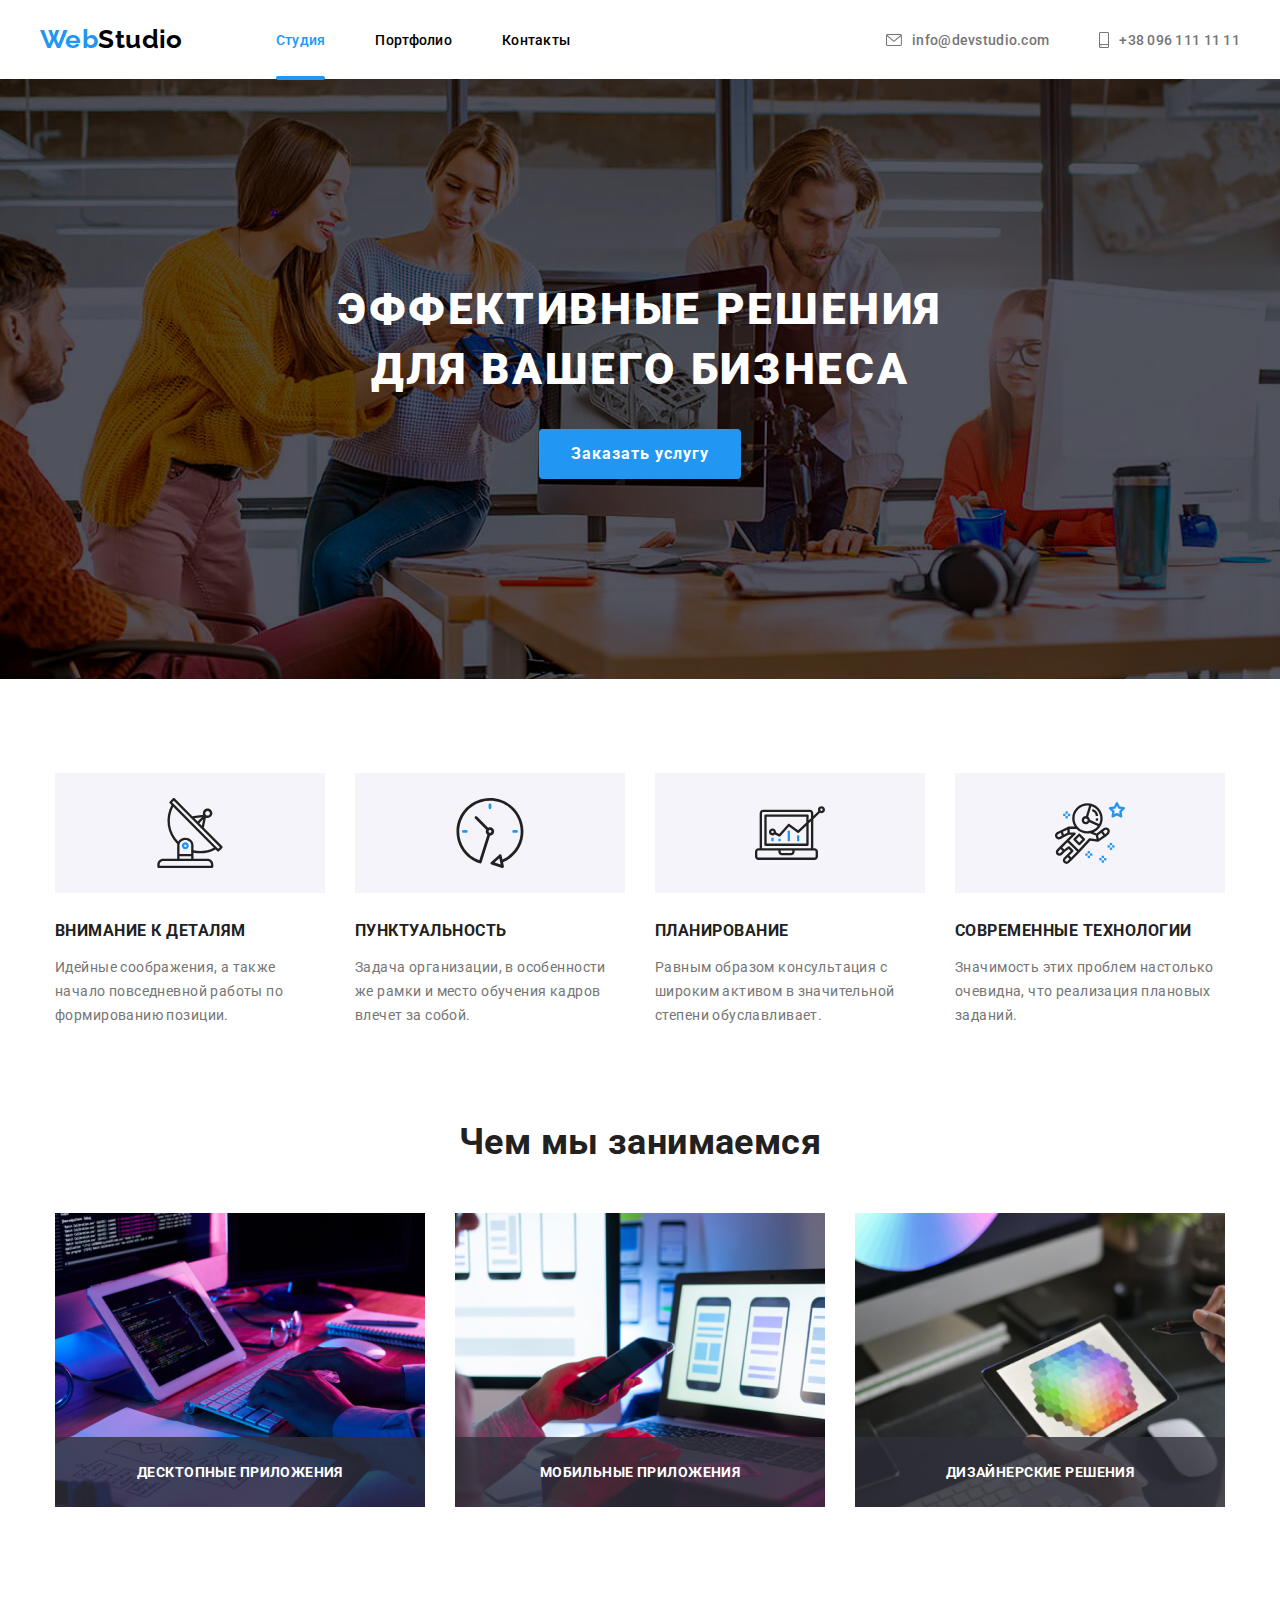
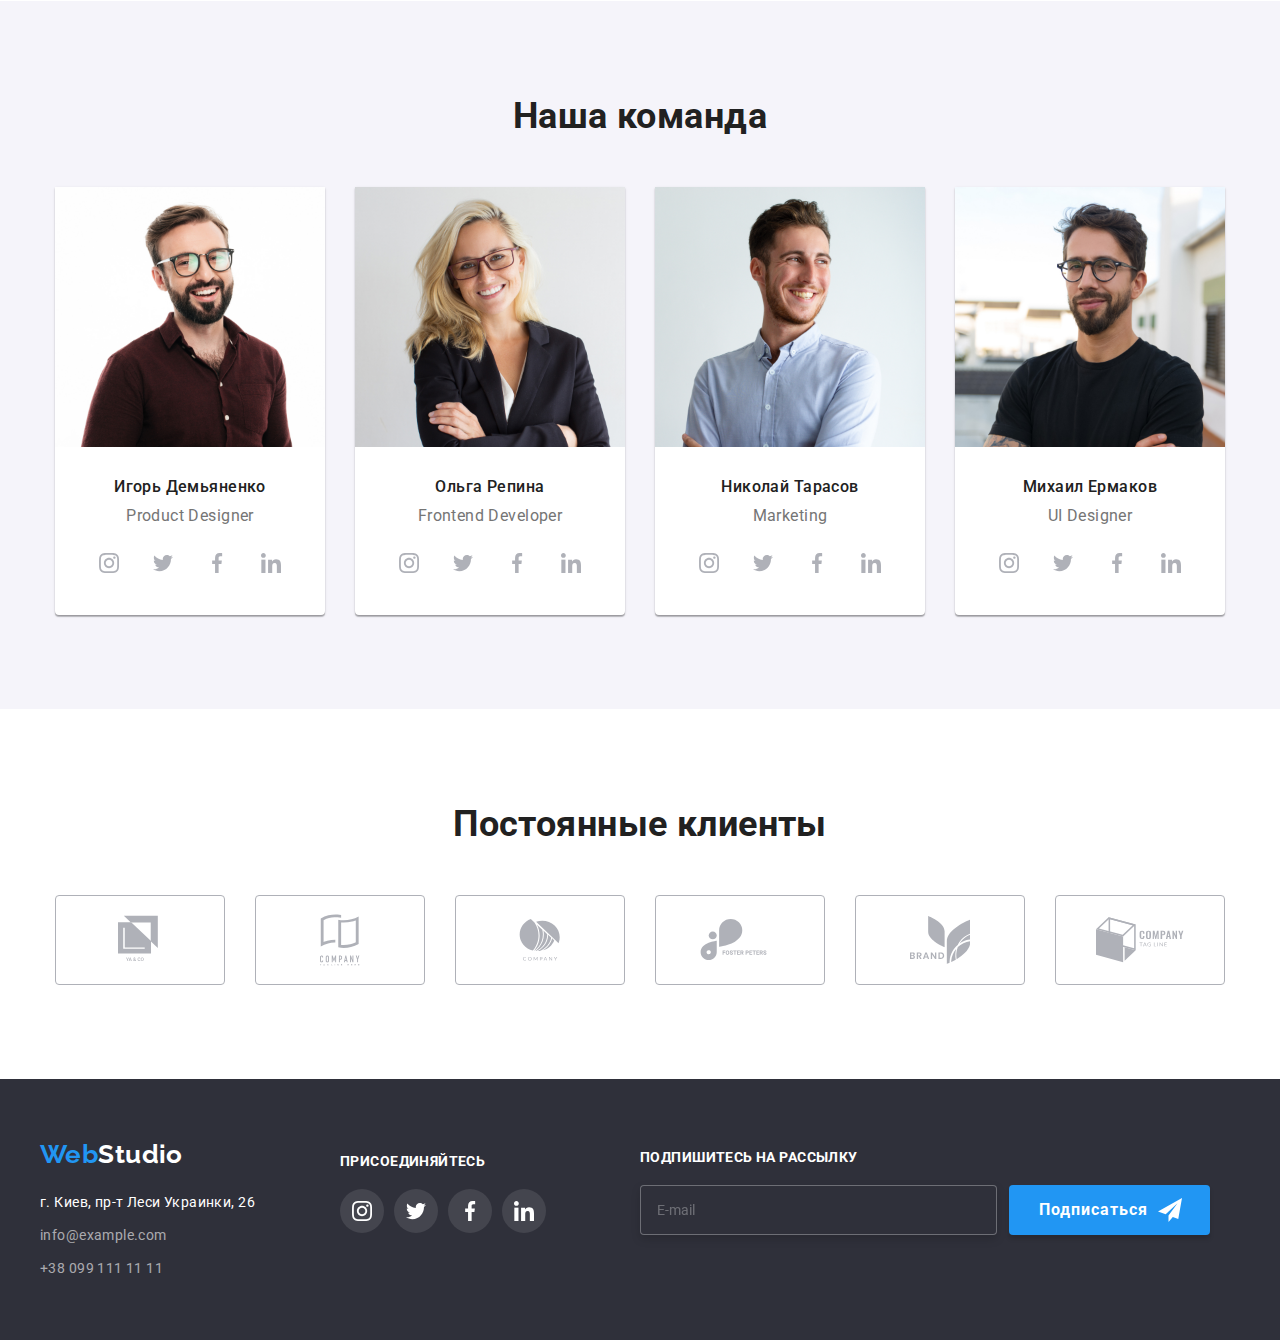
<file: index.html>
<!DOCTYPE html>
<html lang="en">
  <head>
    <meta charset="UTF-8" />
    <meta name="viewport" content="width=device-width, initial-scale=1.0" />
    <link
      rel="stylesheet"
      href="https://cdnjs.cloudflare.com/ajax/libs/modern-normalize/0.2.0/modern-normalize.min.css"
    />
    <link
      href="https://fonts.googleapis.com/css2?family=Raleway:wght@700&family=Roboto:wght@400;500;700;900&display=swap"
      rel="stylesheet"
    />
    <link rel="preconnect" href="https://fonts.gstatic.com" />
    <link rel="stylesheet" href="./css/main.min.css" />

    <link
      rel="shortcut icon"
      href="./images/JULIA-ICON/JULIA-KLEIMENOVA.png"
      type="image/x-icon"
    />
    <title>homework-07</title>
  </head>
  <body>
    <!-- header -->
    <header class="header">
      <div class="container header-container">
        <nav class="navigation">
          <a class="navigation__logo" href="./index.html" aria-label="WebStudio"
            ><span class="navigation__text">Web</span>Studio</a
          >
          <ul class="list navigation__list">
            <li class="navigation__item">
              <a class="navigation__link current" href="./index.html">Студия</a>
            </li>
            <li class="navigation__item">
              <a class="navigation__link" href="./portfolio.html">Портфолио</a>
            </li>
            <li class="navigation__item">
              <a class="navigation__link" href="#">Контакты</a>
            </li>
          </ul>
        </nav>
        <ul class="list header__list">
          <li class="header__item">
            <a class="header__link-info" href="mailto:info@devstudio.com">
              <svg class="header__svg-icon" width="16" height="12">
                <use href="./images/icons/sprite.svg#icon-envelope"></use>
              </svg>
              info@devstudio.com</a
            >
          </li>
          <li class="header__item">
            <a class="header__link-info" href="tel:+380961111111">
              <svg class="header__svg-icon" width="10px" height="16px">
                <use href="./images/icons/sprite.svg#icon-smartphone"></use>
              </svg>
              +38 096 111 11 11</a
            >
          </li>
        </ul>
      </div>
    </header>

    <!-- Main -->

    <main class="main">
      <!-- Hero -->
      <section class="hero">
        <div class="hero__wrapper">
          <h1 class="hero__heading">Эффективные решения для вашего бизнеса</h1>
          <button data-modal-open class="hero__button">Заказать услугу</button>
        </div>
      </section>

      <!-- About -->

      <section class="section about">
        <div class="container">
          <h2 class="visually-hidden">Особенности</h2>
          <ul class="list about__list">
            <li class="about__item about__img1">
              <h3 class="about__caption">Внимание к деталям</h3>
              <p class="about__text">
                Идейные соображения, а также начало повседневной работы по
                формированию позиции.
              </p>
            </li>
            <li class="about__item about__img2">
              <h3 class="about__caption">Пунктуальность</h3>
              <p class="about__text">
                Задача организации, в особенности же рамки и место обучения
                кадров влечет за собой.
              </p>
            </li>
            <li class="about__item about__img3">
              <h3 class="about__caption">Планирование</h3>
              <p class="about__text">
                Равным образом консультация с широким активом в значительной
                степени обуславливает.
              </p>
            </li>
            <li class="about__item about__img4">
              <h3 class="about__caption">Современные технологии</h3>
              <p class="about__text">
                Значимость этих проблем настолько очевидна, что реализация
                плановых заданий.
              </p>
            </li>
          </ul>
        </div>
      </section>

      <!-- Services -->

      <section class="section services">
        <div class="container">
          <h2 class="section-heading services__caption">Чем мы занимаемся</h2>
          <ul class="list services__list">
            <li class="services__item">
              <img
                class="services__image"
                src="./images/services_image/img1.jpg"
                alt=""
                width="370"
                height="294"
              />
              <p class="services__text">Десктопные приложения</p>
            </li>

            <li class="services__item">
              <img
                class="services__image"
                src="./images/services_image/img2.jpg"
                alt=""
                width="370"
                height="294"
              />
              <p class="services__text">Мобильные приложения</p>
            </li>
            <li class="services__item">
              <img
                class="services__image"
                src="./images/services_image/img3.jpg"
                alt=""
                width="370"
                height="294"
              />
              <p class="services__text">Дизайнерские решения</p>
            </li>
          </ul>
        </div>
      </section>

      <!-- Our team -->

      <section class="section our-team">
        <div class="container">
          <h2 class="section-heading">Наша команда</h2>

          <ul class="list our-team__list">
            <li class="our-team__list-item">
              <img
                class="our-team__list-images"
                src="./images/our-team/img4.jpg"
                alt=""
                width="270"
                height="260"
              />

              <div class="our-team__several">
                <h3 class="our-team__heading">Игорь Демьяненко</h3>
                <p class="our-team__description">Product Designer</p>
                <ul class="list our-team__icon--list">
                  <li class="our-team__icon--item">
                    <a href="#" class="our-team__icon--link">
                      <svg class="our-team__icon--svg">
                        <use
                          href="./images/icons/sprite.svg#icon-instagram-2"
                        ></use>
                      </svg>
                    </a>
                  </li>

                  <li class="our-team__icon--item">
                    <a href="#" class="our-team__icon--link">
                      <svg class="our-team__icon--svg">
                        <use
                          href="./images/icons/sprite.svg#icon-twitter-1"
                        ></use>
                      </svg>
                    </a>
                  </li>

                  <li class="our-team__icon--item">
                    <a href="#" class="our-team__icon--link">
                      <svg class="our-team__icon--svg">
                        <use
                          href="./images/icons/sprite.svg#icon-facebook-1"
                        ></use>
                      </svg>
                    </a>
                  </li>

                  <li class="our-team__icon--item">
                    <a href="#" class="our-team__icon--link">
                      <svg class="our-team__icon--svg">
                        <use
                          href="./images/icons/sprite.svg#icon-linkedin-1"
                        ></use>
                      </svg>
                    </a>
                  </li>
                </ul>
              </div>
            </li>

            <li class="our-team__list-item">
              <img
                class="our-team__list-images"
                src="./images/our-team/img5.jpg"
                alt=""
                width="270"
                height="260"
              />
              <div class="our-team__several">
                <h3 class="our-team__heading">Ольга Репина</h3>
                <p class="our-team__description">Frontend Developer</p>
                <ul class="list our-team__icon--list">
                  <li class="our-team__icon--item">
                    <a href="#" class="our-team__icon--link">
                      <svg class="our-team__icon--svg">
                        <use
                          href="./images/icons/sprite.svg#icon-instagram-2"
                        ></use>
                      </svg>
                    </a>
                  </li>

                  <li class="our-team__icon--item">
                    <a href="#" class="our-team__icon--link">
                      <svg class="our-team__icon--svg">
                        <use
                          href="./images/icons/sprite.svg#icon-twitter-1"
                        ></use>
                      </svg>
                    </a>
                  </li>

                  <li class="our-team__icon--item">
                    <a href="#" class="our-team__icon--link">
                      <svg class="our-team__icon--svg">
                        <use
                          href="./images/icons/sprite.svg#icon-facebook-1"
                        ></use>
                      </svg>
                    </a>
                  </li>

                  <li class="our-team__icon--item">
                    <a href="#" class="our-team__icon--link">
                      <svg class="our-team__icon--svg">
                        <use
                          href="./images/icons/sprite.svg#icon-linkedin-1"
                        ></use>
                      </svg>
                    </a>
                  </li>
                </ul>
              </div>
            </li>

            <li class="our-team__list-item">
              <img
                class="our-team__list-images"
                src="./images/our-team/img6.jpg"
                alt=""
                width="270"
                height="260"
              />
              <div class="our-team__several">
                <h3 class="our-team__heading">Николай Тарасов</h3>
                <p class="our-team__description">Marketing</p>
                <ul class="list our-team__icon--list">
                  <li class="our-team__icon--item">
                    <a href="#" class="our-team__icon--link">
                      <svg class="our-team__icon--svg">
                        <use
                          href="./images/icons/sprite.svg#icon-instagram-2"
                        ></use>
                      </svg>
                    </a>
                  </li>

                  <li class="our-team__icon--item">
                    <a href="#" class="our-team__icon--link">
                      <svg class="our-team__icon--svg">
                        <use
                          href="./images/icons/sprite.svg#icon-twitter-1"
                        ></use>
                      </svg>
                    </a>
                  </li>

                  <li class="our-team__icon--item">
                    <a href="#" class="our-team__icon--link">
                      <svg class="our-team__icon--svg">
                        <use
                          href="./images/icons/sprite.svg#icon-facebook-1"
                        ></use>
                      </svg>
                    </a>
                  </li>

                  <li class="our-team__icon--item">
                    <a href="#" class="our-team__icon--link">
                      <svg class="our-team__icon--svg">
                        <use
                          href="./images/icons/sprite.svg#icon-linkedin-1"
                        ></use>
                      </svg>
                    </a>
                  </li>
                </ul>
              </div>
            </li>
            <li class="our-team__list-item">
              <img
                class="our-team__list-images"
                src="./images/our-team/img7.jpg"
                alt=""
                width="270"
                height="260"
              />
              <div class="our-team__several">
                <h3 class="our-team__heading">Михаил Ермаков</h3>
                <p class="our-team__description">UI Designer</p>
                <ul class="list our-team__icon--list">
                  <li class="our-team__icon--item">
                    <a href="#" class="our-team__icon--link">
                      <svg class="our-team__icon--svg">
                        <use
                          href="./images/icons/sprite.svg#icon-instagram-2"
                        ></use>
                      </svg>
                    </a>
                  </li>

                  <li class="our-team__icon--item">
                    <a href="#" class="our-team__icon--link">
                      <svg class="our-team__icon--svg">
                        <use
                          href="./images/icons/sprite.svg#icon-twitter-1"
                        ></use>
                      </svg>
                    </a>
                  </li>

                  <li class="our-team__icon--item">
                    <a href="#" class="our-team__icon--link">
                      <svg class="our-team__icon--svg">
                        <use
                          href="./images/icons/sprite.svg#icon-facebook-1"
                        ></use>
                      </svg>
                    </a>
                  </li>

                  <li class="our-team__icon--item">
                    <a href="#" class="our-team__icon--link">
                      <svg class="our-team__icon--svg">
                        <use
                          href="./images/icons/sprite.svg#icon-linkedin-1"
                        ></use>
                      </svg>
                    </a>
                  </li>
                </ul>
              </div>
            </li>
          </ul>
        </div>
      </section>

      <!-- Regular-customers -->

      <section class="section reg__customers">
        <div class="container">
          <h2 class="section-heading">Постоянные клиенты</h2>
          <ul class="list reg__customers-list">
            <li class="reg__customers-item">
              <a href="" class="reg__customers-link">
                <svg class="reg__customers-svg" width="44px" height="50px">
                  <use href="./images/icons/sprite.svg#icon-logo-1"></use>
                </svg>
              </a>
            </li>
            <li class="reg__customers-item">
              <a href="" class="reg__customers-link">
                <svg class="reg__customers-svg" width="40px" height="52px">
                  <use href="./images/icons/sprite.svg#icon-logo-2"></use>
                </svg>
              </a>
            </li>
            <li class="reg__customers-item">
              <a href="" class="reg__customers-link">
                <svg class="reg__customers-svg" width="42px" height="42px">
                  <use href="./images/icons/sprite.svg#icon-logo-3"></use>
                </svg>
              </a>
            </li>
            <li class="reg__customers-item">
              <a href="" class="reg__customers-link">
                <svg class="reg__customers-svg" width="80px" height="42px">
                  <use href="./images/icons/sprite.svg#icon-logo-4"></use>
                </svg>
              </a>
            </li>
            <li class="reg__customers-item">
              <a href="" class="reg__customers-link">
                <svg class="reg__customers-svg" width="60px" height="48px">
                  <use href="./images/icons/sprite.svg#icon-logo-5"></use>
                </svg>
              </a>
            </li>
            <li class="reg__customers-item">
              <a href="" class="reg__customers-link">
                <svg class="reg__customers-svg" width="88px" height="46px">
                  <use href="./images/icons/sprite.svg#icon-logo-6"></use>
                </svg>
              </a>
            </li>
          </ul>
        </div>
      </section>
    </main>

    <!-- Footer -->

    <footer class="footer">
      <div class="container footer__container">
        <div class="footer__section">
          <a
            class="logo footer__logo"
            href="./index.html"
            aria-label="WebStudio"
            ><span class="footer__label">Web</span
            ><span class="footer__label-white">Studio</span></a
          >
          <ul class="list footer__list">
            <li class="footer__item">
              <a class="footer__link" href=""
                >г. Киев, пр-т Леси Украинки, 26</a
              >
            </li>
            <li class="footer__item">
              <a
                class="footer__link footer__item-color"
                href="mailto:info@devstudio.com"
                >info@example.com</a
              >
            </li>
            <li class="footer__item">
              <a
                class="footer__link footer__item-color"
                href="tel:+380991111111"
                >+38 099 111 11 11</a
              >
            </li>
          </ul>
        </div>

        <div class="footer__section">
          <h2 class="footer__icon-description">присоединяйтесь</h2>
          <ul class="list footer__icon-list">
            <li class="footer__icon-item">
              <a href="#" class="footer__icon-link">
                <svg class="footer__icon-svg">
                  <use href="./images/icons/sprite.svg#icon-instagram-2"></use>
                </svg>
              </a>
            </li>
            <li class="footer__icon-item">
              <a href="#" class="footer__icon-link">
                <svg class="footer__icon-svg">
                  <use href="./images/icons/sprite.svg#icon-twitter-1"></use>
                </svg>
              </a>
            </li>
            <li class="footer__icon-item">
              <a href="#" class="footer__icon-link">
                <svg class="footer__icon-svg">
                  <use
                    class="footer__icon-use"
                    href="./images/icons/sprite.svg#icon-facebook-1"
                  ></use>
                </svg>
              </a>
            </li>
            <li class="footer__icon-item">
              <a href="#" class="footer__icon-link">
                <svg class="footer__icon-svg">
                  <use href="./images/icons/sprite.svg#icon-linkedin-1"></use>
                </svg>
              </a>
            </li>
          </ul>
        </div>

        <div class="footer-form">
          <p class="footer-form__contact-description">
            Подпишитесь на рассылку
          </p>

          <form class="footer-form__contact">
            <input
              type="text"
              class="footer-form__contact-input"
              placeholder="E-mail"
            />
            <button class="footer-form__contact-button">
              Подписаться
              <svg class="footer-form__contact-svg">
                <use href="./images/icons/sprite.svg#icon-send"></use>
              </svg>
            </button>
          </form>
        </div>
      </div>
    </footer>

    <div data-modal class="backdrop is-hidden">
      <div class="modal">
        <button data-modal-close type="button" class="close-modal">
          <svg class="close-modal__svg">
            <use href="./images/icons/sprite.svg#icon-close-black"></use>
          </svg>
        </button>

        <form
          class="contact-form"
          name="signup_form"
          autocomplete="on"
          novalidate
        >
          <p class="contact-form__description">
            Оставьте свои данные, мы вам перезвоним
          </p>

          <label class="contact-form__feild" for="name">
            Имя
            <span class="contact-form__wrapper">
              <input
                class="contact-form__input"
                type="text"
                name="user-name"
                id="name"
                required
                minlength="2"
              />
              <svg class="contact-form__icon">
                <use href="./images/icons/sprite.svg#icon-person"></use>
              </svg>
            </span>
          </label>

          <label class="contact-form__feild" for="tel">
            Телефон
            <span class="contact-form__wrapper">
              <input
                class="contact-form__input"
                type="tel"
                name="user-phone"
                id="tel"
                required
              />
              <svg class="contact-form__icon">
                <use href="./images/icons/sprite.svg#icon-phone"></use>
              </svg>
            </span>
          </label>

          <label class="contact-form__feild" for="mail">
            Почта
            <span class="contact-form__wrapper">
              <input
                class="contact-form__input"
                type="email"
                name="user-mail"
                id="mail"
                required
              />
              <svg class="contact-form__icon">
                <use href="./images/icons/sprite.svg#icon-email"></use>
              </svg>
            </span>
          </label>

          <label class="contact-form__feild" for="textarea">
            Комментарий
            <textarea
              name=""
              id=""
              cols="30"
              rows="10"
              class="contact-form__message"
              placeholder="Введите текст"
            ></textarea>
          </label>

          <input
            class="contact-form__policy-check visually-hidden"
            type="checkbox"
            name="user-policy"
            id="user-policy"
          />
          <label for="user-policy" class="contact-form__policy-label">
            Соглашаюсь с рассылкой и принимаю
            <a class="contact-form__policy-link" href="#">Условия договора</a>
          </label>

          <button class="contact-form-btn" type="submit">Отправить</button>
        </form>
      </div>
    </div>

    <script src="./js/modal.js"></script>
  </body>
</html>
</file>
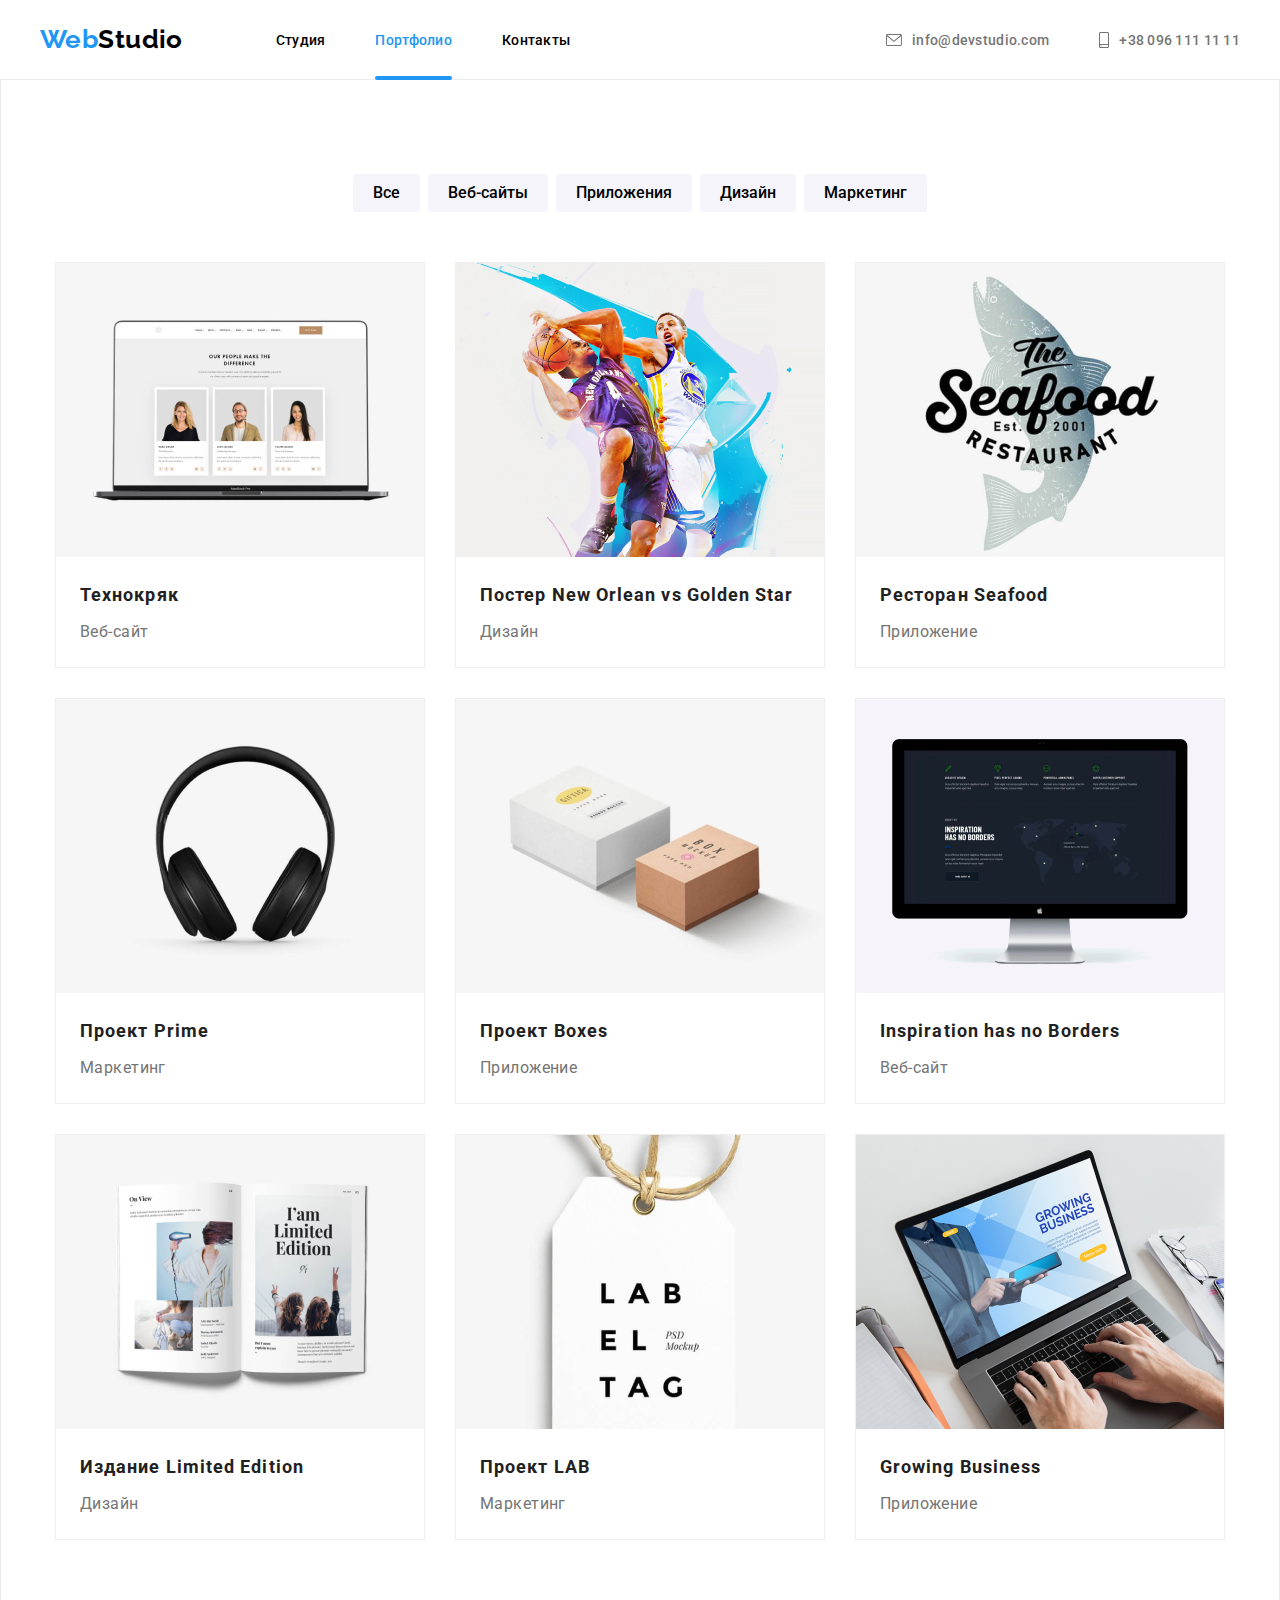
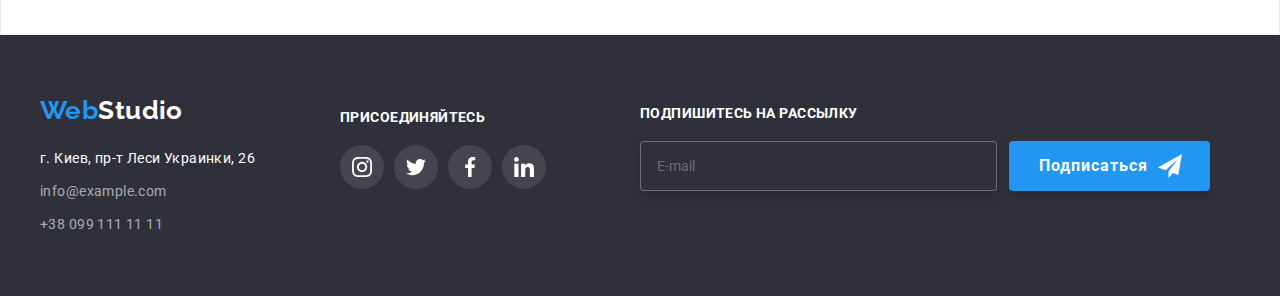
<file: portfolio.html>
<!DOCTYPE html>
<html lang="en">
  <head>
    <meta charset="UTF-8" />
    <meta name="viewport" content="width=device-width, initial-scale=1.0" />
    <link
      rel="stylesheet"
      href="https://cdnjs.cloudflare.com/ajax/libs/modern-normalize/0.2.0/modern-normalize.min.css"
    />
    <link
      href="https://fonts.googleapis.com/css2?family=Raleway:wght@700&family=Roboto:wght@400;500;700;900&display=swap"
      rel="stylesheet"
    />
    <link rel="preconnect" href="https://fonts.gstatic.com" />
    <link rel="stylesheet" href="./css/main.min.css" />
    <link
      rel="shortcut icon"
      href="./images/JULIA-ICON/JULIA-KLEIMENOVA.png"
      type="image/x-icon"
    />
    <title>homework-03</title>
  </head>

  <body>
    <!-- header -->
    <header class="header">
      <div class="container header-container">
        <nav class="navigation">
          <a class="navigation__logo" href="./index.html" aria-label="WebStudio"
            ><span class="navigation__text">Web</span>Studio</a
          >
          <ul class="list navigation__list">
            <li class="navigation__item">
              <a class="navigation__link" href="./index.html">Студия</a>
            </li>
            <li class="navigation__item">
              <a class="navigation__link current" href="./portfolio.html"
                >Портфолио</a
              >
            </li>
            <li class="navigation__item">
              <a class="navigation__link" href="#">Контакты</a>
            </li>
          </ul>
        </nav>
        <ul class="list header__list">
          <li class="header__item">
            <a class="header__link-info" href="mailto:info@devstudio.com">
              <svg class="header__svg-icon" width="16" height="12">
                <use href="./images/icons/sprite.svg#icon-envelope"></use>
              </svg>
              info@devstudio.com</a
            >
          </li>
          <li class="header__item">
            <a class="header__link-info" href="tel:+380961111111">
              <svg class="header__svg-icon" width="10px" height="16px">
                <use href="./images/icons/sprite.svg#icon-smartphone"></use>
              </svg>
              +38 096 111 11 11</a
            >
          </li>
        </ul>
      </div>
    </header>
    <!-- Main -->
    <main>
      <!-- section-wrapper -->
      <section class="section wrapper">
        <h1 class="visually-hidden">Портфолио</h1>
        <!-- button-list -->
        <div class="container">
          <ul class="list wrapper__list">
            <li class="wrapper__item">
              <button class="wrapper__button">Все</button>
            </li>
            <li class="wrapper__item">
              <button class="wrapper__button">Веб-сайты</button>
            </li>
            <li class="wrapper__item">
              <button class="wrapper__button">Приложения</button>
            </li>
            <li class="wrapper__item">
              <button class="wrapper__button">Дизайн</button>
            </li>
            <li class="wrapper__item">
              <button class="wrapper__button">Маркетинг</button>
            </li>
          </ul>
          <!-- wrapper-list -->
          <ul class="list wrapper__second-list">
            <li class="wrapper__second-item">
              <a href="#" class="wrapper__second-link">
                <div class="wrapper__second-img">
                  <img
                    src="./images/portfolio/img8.jpg"
                    alt=""
                    class="wrapper__second-images"
                    width="370"
                    height="294"
                  />
                  <p class="overlay">
                    Технокряк это современная площадка распространения
                    коронавируса. Компании используют эту платформу для
                    цифрового шпионажа и атак на защищённые сервера конкурентов.
                  </p>
                </div>
                <div class="wrapper__second-text">
                  <h2 class="wrapper__second-caption">Технокряк</h2>
                  <p class="wrapper__second-second-caption">Веб-сайт</p>
                </div>
              </a>
            </li>

            <li class="wrapper__second-item">
              <a href="#" class="wrapper__second-link">
                <div class="wrapper__second-img">
                  <img
                    src="./images/portfolio/img9.jpg"
                    alt=""
                    class="wrapper__second-images"
                    width="370"
                    height="294"
                  />
                  <p class="overlay">
                    Технокряк это современная площадка распространения
                    коронавируса. Компании используют эту платформу для
                    цифрового шпионажа и атак на защищённые сервера конкурентов.
                  </p>
                </div>
                <div class="wrapper__second-text">
                  <h2 class="wrapper__second-caption">
                    Постер New Orlean vs Golden Star
                  </h2>
                  <p class="wrapper__second-second-caption">Дизайн</p>
                </div>
              </a>
            </li>
            <li class="wrapper__second-item">
              <a href="#" class="wrapper__second-link">
                <div class="wrapper__second-img">
                  <img
                    src="./images/portfolio/img10.jpg"
                    alt=""
                    class="wrapper__second-images"
                    width="370"
                    height="294"
                  />
                  <p class="overlay">
                    Технокряк это современная площадка распространения
                    коронавируса. Компании используют эту платформу для
                    цифрового шпионажа и атак на защищённые сервера конкурентов.
                  </p>
                </div>
                <div class="wrapper__second-text">
                  <h2 class="wrapper__second-caption">Ресторан Seafood</h2>
                  <p class="wrapper__second-second-caption">Приложение</p>
                </div>
              </a>
            </li>
            <li class="wrapper__second-item">
              <a href="#" class="wrapper__second-link">
                <div class="wrapper__second-img">
                  <img
                    src="./images/portfolio/img11.jpg"
                    alt=""
                    class="wrapper__second-images"
                    width="370"
                    height="294"
                  />
                  <p class="overlay">
                    Технокряк это современная площадка распространения
                    коронавируса. Компании используют эту платформу для
                    цифрового шпионажа и атак на защищённые сервера конкурентов.
                  </p>
                </div>
                <div class="wrapper__second-text">
                  <h2 class="wrapper__second-caption">Проект Prime</h2>
                  <p class="wrapper__second-second-caption">Маркетинг</p>
                </div>
              </a>
            </li>
            <li class="wrapper__second-item">
              <a href="#" class="wrapper__second-link">
                <div class="wrapper__second-img">
                  <img
                    src="./images/portfolio/img12.jpg"
                    alt=""
                    class="wrapper__second-images"
                    width="370"
                    height="294"
                  />
                  <p class="overlay">
                    Технокряк это современная площадка распространения
                    коронавируса. Компании используют эту платформу для
                    цифрового шпионажа и атак на защищённые сервера конкурентов.
                  </p>
                </div>
                <div class="wrapper__second-text">
                  <h2 class="wrapper__second-caption">Проект Boxes</h2>
                  <p class="wrapper__second-second-caption">Приложение</p>
                </div>
              </a>
            </li>
            <li class="wrapper__second-item">
              <a href="#" class="wrapper__second-link">
                <div class="wrapper__second-img">
                  <img
                    src="./images/portfolio/img13.jpg"
                    alt=""
                    class="wrapper__second-images"
                    width="370"
                    height="294"
                  />
                  <p class="overlay">
                    Технокряк это современная площадка распространения
                    коронавируса. Компании используют эту платформу для
                    цифрового шпионажа и атак на защищённые сервера конкурентов.
                  </p>
                </div>
                <div class="wrapper__second-text">
                  <h2 class="wrapper__second-caption">
                    Inspiration has no Borders
                  </h2>
                  <p class="wrapper__second-second-caption">Веб-сайт</p>
                </div>
              </a>
            </li>
            <li class="wrapper__second-item">
              <a href="#" class="wrapper__second-link">
                <div class="wrapper__second-img">
                  <img
                    src="./images/portfolio/img14.jpg"
                    alt=""
                    class="wrapper__second-images"
                    width="370"
                    height="294"
                  />
                  <p class="overlay">
                    Технокряк это современная площадка распространения
                    коронавируса. Компании используют эту платформу для
                    цифрового шпионажа и атак на защищённые сервера конкурентов.
                  </p>
                </div>
                <div class="wrapper__second-text">
                  <h3 class="wrapper__second-caption">
                    Издание Limited Edition
                  </h3>
                  <p class="wrapper__second-second-caption">Дизайн</p>
                </div>
              </a>
            </li>
            <li class="wrapper__second-item">
              <a href="#" class="wrapper__second-link">
                <div class="wrapper__second-img">
                  <img
                    src="./images/portfolio/img15.jpg"
                    alt=""
                    class="wrapper__second-images"
                    width="370"
                    height="294"
                  />
                  <p class="overlay">
                    Технокряк это современная площадка распространения
                    коронавируса. Компании используют эту платформу для
                    цифрового шпионажа и атак на защищённые сервера конкурентов.
                  </p>
                </div>
                <div class="wrapper__second-text">
                  <h2 class="wrapper__second-caption">Проект LAB</h2>
                  <p class="wrapper__second-second-caption">Маркетинг</p>
                </div>
              </a>
            </li>
            <li class="wrapper__second-item">
              <a href="#" class="wrapper__second-link">
                <div class="wrapper__second-img">
                  <img
                    src="./images/portfolio/img16.jpg"
                    alt=""
                    class="wrapper__second-images"
                    width="370"
                    height="294"
                  />
                  <p class="overlay">
                    Технокряк это современная площадка распространения
                    коронавируса. Компании используют эту платформу для
                    цифрового шпионажа и атак на защищённые сервера конкурентов.
                  </p>
                </div>
                <div class="wrapper__second-text">
                  <h2 class="wrapper__second-caption">Growing Business</h2>
                  <p class="wrapper__second-second-caption">Приложение</p>
                </div>
              </a>
            </li>
          </ul>
        </div>
      </section>
    </main>
    <!-- Footer -->
    <footer class="footer">
      <div class="container footer__container">
        <div class="footer__section">
          <a
            class="logo footer__logo"
            href="./index.html"
            aria-label="WebStudio"
            ><span class="footer__label">Web</span
            ><span class="footer__label-white">Studio</span></a
          >
          <ul class="list footer__list">
            <li class="footer__item">
              <a class="footer__link" href=""
                >г. Киев, пр-т Леси Украинки, 26</a
              >
            </li>
            <li class="footer__item">
              <a
                class="footer__link footer__item-color"
                href="mailto:info@devstudio.com"
                >info@example.com</a
              >
            </li>
            <li class="footer__item">
              <a
                class="footer__link footer__item-color"
                href="tel:+380991111111"
                >+38 099 111 11 11</a
              >
            </li>
          </ul>
        </div>

        <div class="footer__section">
          <h2 class="footer__icon-description">присоединяйтесь</h2>
          <ul class="list footer__icon-list">
            <li class="footer__icon-item">
              <a href="#" class="footer__icon-link">
                <svg class="footer__icon-svg">
                  <use href="./images/icons/sprite.svg#icon-instagram-2"></use>
                </svg>
              </a>
            </li>
            <li class="footer__icon-item">
              <a href="#" class="footer__icon-link">
                <svg class="footer__icon-svg">
                  <use href="./images/icons/sprite.svg#icon-twitter-1"></use>
                </svg>
              </a>
            </li>
            <li class="footer__icon-item">
              <a href="#" class="footer__icon-link">
                <svg class="footer__icon-svg">
                  <use
                    class="footer__icon-use"
                    href="./images/icons/sprite.svg#icon-facebook-1"
                  ></use>
                </svg>
              </a>
            </li>
            <li class="footer__icon-item">
              <a href="#" class="footer__icon-link">
                <svg class="footer__icon-svg">
                  <use href="./images/icons/sprite.svg#icon-linkedin-1"></use>
                </svg>
              </a>
            </li>
          </ul>
        </div>

        <div class="footer-form">
          <p class="footer-form__contact-description">
            Подпишитесь на рассылку
          </p>

          <form class="footer-form__contact">
            <input
              type="text"
              class="footer-form__contact-input"
              placeholder="E-mail"
            />
            <button class="footer-form__contact-button">
              Подписаться
              <svg class="footer-form__contact-svg">
                <use href="./images/icons/sprite.svg#icon-send"></use>
              </svg>
            </button>
          </form>
        </div>
      </div>
    </footer>
  </body>
</html>
</file>
<file: css/main.min.css>
:root{--color-main: rgb(33, 150, 243);--color-main-white: rgb(255, 255, 255)}.visually-hidden{position:absolute !important;clip:rect(1px 1px 1px 1px);clip:rect(1px, 1px, 1px, 1px);padding:0 !important;border:0 !important;height:1px !important;width:1px !important;overflow:hidden}html{box-sizing:border-box}h1,h2,h3,h4,h5,h6,p{margin-top:0}a{text-decoration:none}img{display:block}body{font-family:Roboto;font-style:normal;font-weight:400;font-size:14px;line-height:24px;letter-spacing:0.03em}.list{list-style:none;margin:0;padding:0}ul,ol{margin:0;padding:0}.container{width:1200px;margin:0 auto;padding:0 15px}.backdrop{position:fixed;top:0;right:0;width:100%;height:100%;z-index:100;background-color:rgba(0,0,0,0.5);transition:all 500ms linear}.backdrop.is-hidden{opacity:0;visibility:hidden;pointer-events:none}.modal{position:absolute;top:50%;left:50%;transform:translate(-50%, -50%);overflow:hidden;padding:40px;width:528px;height:581px;background-color:var(--color-main-white);border-radius:4px}.close-modal{position:absolute;top:8px;right:8px;width:30px;height:30px;border-radius:50%;border:1px solid rgba(0,0,0,0.1);background-color:transparent;box-sizing:border-box;display:flex;justify-content:center;align-items:center;cursor:pointer;outline:none;transition:background-color 250ms linear}.close-modal:hover,.close-modal:focus{background-color:var(--color-main)}.close-modal:hover .close-modal__svg,.close-modal:focus .close-modal__svg{fill:var(--color-main-white)}.close-modal__svg{width:18px;height:18px;fill:#000000;transition:fill 250ms linear}.contact-form{display:flex;flex-direction:column}.contact-form__description{font-weight:700;font-size:20px;line-height:23px;text-align:center;color:#212121}.contact-form__feild{color:#757575;font-size:12px;line-height:14px;letter-spacing:0.01em}.contact-form__feild+.contact-form__feild{margin-top:10px}.contact-form__wrapper{position:relative;display:block;margin-top:4px}.contact-form__input{display:block;width:100%;height:40px;border:1px solid rgba(33,33,33,0.2);box-sizing:border-box;border-radius:4px;padding-left:42px}.contact-form__input:focus{outline:none;border-color:var(--color-main);box-sizing:border-box;border-radius:4px}.contact-form__input:focus+.contact-form__icon{fill:var(--color-main)}.contact-form__icon{position:absolute;width:18px;height:18px;top:50%;left:10px;transform:translateY(-50%);fill:#212121}.contact-form__message{width:100%;height:120px;border:1px solid rgba(33,33,33,0.2);box-sizing:border-box;border-radius:4px;padding:12px 16px;margin-top:4px;margin-bottom:20px;resize:none}.contact-form__message:focus{outline:none;border-color:var(--color-main);box-sizing:border-box;border-radius:4px}.contact-form__message::placeholder{color:rgba(117,117,117,0.5)}.contact-form__policy-label{margin-bottom:30px;text-align:center;color:#757575}.contact-form__policy-label::before{display:inline-block;content:"";border:1px solid #212121;width:16px;height:15px;background-repeat:no-repeat;background-position:center;background-image:url(../images/icons/Vector.svg);border-radius:3px;margin-right:10px;vertical-align:middle}.contact-form__policy-check:checked+.contact-form__policy-label::before{background-color:var(--color-main);border-radius:3px;border:none}.contact-form__policy-link{color:var(--color-main);text-decoration:underline}.contact-form-btn{display:block;min-width:200px;font-weight:700;font-size:16px;line-height:30px;letter-spacing:0.06em;border-radius:4px;align-self:center;color:var(--color-main-white);background-color:var(--color-main);border:none;padding:10px 55px;cursor:pointer;transition:background-color 250ms linear, color 250ms linear;box-shadow:0px 4px 4px rgba(0,0,0,0.15)}.contact-form-btn:hover,.contact-form-btn:focus{background-color:#188ce8}.section{padding:94px 0}.section-heading{font-weight:bold;font-size:36px;line-height:42px;text-align:center;color:#212121;margin-bottom:50px}.header-container{display:flex;align-items:center;padding:24px 0}.navigation{display:flex;align-content:center}.navigation__logo:hover,.navigation__logo:focus{color:var(--color-main)}.navigation__logo,.footer__logo{font-family:Raleway;font-size:26px;font-weight:700;line-height:31px;color:#000000;margin-right:93px;transition:color 250ms linear}.navigation__text{color:var(--color-main)}.navigation__list{display:flex;align-items:center}.navigation__item:not(:last-child){margin-right:50px}.navigation__link{position:relative;font-weight:500;line-height:16px;letter-spacing:0.02em;color:#000000;transition:color 250ms linear}.navigation__link:hover,.navigation__link:focus{color:var(--color-main)}.current{color:var(--color-main)}.current::after{position:absolute;display:flex;content:"";height:4px;width:100%;bottom:-32px;visibility:hidden;background-color:var(--color-main);border-radius:2px;visibility:visible;transition:all 0.9s ease}.header__list{display:flex;margin-left:auto}.header__link-info{display:flex;align-items:center;font-weight:500;line-height:16px;letter-spacing:0.02em;color:#757575;transition:color 250ms linear}.header__link-info:hover,.header__link-info:focus{color:var(--color-main)}.header__item:not(:last-child){margin-right:50px}.header__svg-icon{fill:currentColor;margin-right:10px}.hero{background-image:linear-gradient(rgba(0,0,0,0.4), rgba(0,0,0,0.4)),url(../images/bg_image/bg_img.jpg);background-repeat:no-repeat;background-size:cover;background-position:center;background-color:#2f303a;max-width:1600px;padding:200px 0;margin:0 auto}.hero__wrapper{text-align:center;max-width:696px;margin:0 auto}.hero__heading{font-size:44px;line-height:60px;margin:0 auto 30px;letter-spacing:0.06em;text-transform:uppercase;color:var(--color-main-white);font-weight:900}.hero__button{font-weight:700;font-size:16px;line-height:30px;letter-spacing:0.06em;border-radius:4px;color:var(--color-main-white);background-color:var(--color-main);border:none;padding:10px 32px;cursor:pointer;box-shadow:0px 4px 4px rgba(0,0,0,0.15);transition:background-color 250ms linear, color 250ms linear}.hero__button:hover,.hero__button:focus{background-color:#188ce8}.about__item{flex-wrap:wrap;margin-left:30px;margin-top:30px;flex-basis:calc(100% / 4 - 30px)}.about__item::before{display:block;content:"";background-repeat:no-repeat;height:120px;background-color:#f5f4fa;background-position:center;margin-bottom:30px}.about__img1::before{background-image:url(../images/icons/Group.svg)}.about__img2::before{background-image:url(../images/icons/clock.svg)}.about__img3::before{background-image:url(../images/icons/diagram.svg)}.about__img4::before{background-image:url(../images/icons/astronaut.svg)}.about__list{display:flex;margin-left:-30px;margin-top:-30px}.about__caption{font-weight:700;text-transform:uppercase;font-size:16px;line-height:16px;letter-spacing:0.03em;color:#212121}.about__text{color:#757575;margin-bottom:0}.services{padding-top:0}.services__list{display:flex;margin-top:-30px;margin-left:-30px}.services__item{position:relative;display:flex;flex-wrap:wrap;margin-top:30px;margin-left:30px;flex-basis:calc(100% / 3 - 30px);width:100%}.services__text{text-align:center;display:inline-block;font-weight:700;position:absolute;width:100%;height:70px;color:var(--color-main-white);text-transform:uppercase;line-height:16px;bottom:0;padding:27px 0;margin-bottom:0;background-color:rgba(47,48,58,0.8)}.our-team{background:#f5f4fa}.our-team__list{display:flex;margin-left:-30px;margin-top:-30px}.our-team__list-item{background-color:var(--color-main-white);margin-left:30px;margin-top:30px;flex-basis:calc(100% / 4 - 30px);box-shadow:0px 1px 3px rgba(0,0,0,0.12),0px 1px 1px rgba(0,0,0,0.14),0px 2px 1px rgba(0,0,0,0.2);border-radius:0px 0px 4px 4px}.our-team__list-images{width:100%}.our-team__several{padding:30px 0}.our-team__heading{font-weight:500;font-size:16px;line-height:19px;text-align:center;color:#212121;margin-bottom:10px}.our-team__description{font-size:16px;line-height:19px;text-align:center;color:#757575;margin-bottom:16px}.our-team__icon--list{display:flex;justify-content:center;flex-wrap:wrap}.our-team__icon--item{display:flex;justify-content:space-between}.our-team__icon--item:not(:last-child){margin-right:10px}.our-team__icon--link{display:flex;align-items:center;justify-content:center;width:44px;height:44px;transition:background-color 250ms linear, border-radius 250ms linear}.our-team__icon--link:hover,.our-team__icon--link:focus{display:flex;background-color:#188ce8;border-radius:50%}.our-team__icon--link:hover .our-team__icon--svg,.our-team__icon--link:focus .our-team__icon--svg{fill:var(--color-main-white)}.our-team__icon--svg{width:20px;height:20px;fill:#afb1b8;transition:fill 500ms linear}.reg__customers-list{display:flex;margin-top:-30px;margin-left:-30px}.reg__customers-item{width:100%;margin-top:30px;margin-left:30px;flex-basis:calc(100% / 6 - 30px)}.reg__customers-link{border-radius:4px;border:1px solid #afb1b8;box-sizing:border-box;height:90px;display:flex;justify-content:center;align-items:center;flex-wrap:wrap;transition:border 250ms linear}.reg__customers-link .reg__customers-svg{fill:#afb1b8;transition:color 250ms linear, fill 250ms linear}.reg__customers-link:hover .reg__customers-svg,.reg__customers-link:focus .reg__customers-svg{fill:#2196f3}.reg__customers-link:hover{border:1px solid var(--color-main);box-sizing:border-box;border-radius:4px}.footer{background:#2f303a}.footer__section{width:270px;margin-right:30px}.footer__container{display:flex;padding:60px 0}.footer__logo{display:inline-block;margin:0 0 20px 0;transition:color 250ms linear}.footer__logo:hover,.footer__logo:focus{color:var(--color-main)}.footer__label{color:var(--color-main)}.footer__label-white{color:var(--color-main-white)}.footer__item:not(:last-child){margin-bottom:9px}.footer__link{color:var(--color-main-white)}.footer__item-color{color:rgba(255,255,255,0.6);transition:color 250ms linear}.footer__item-color:hover,.footer__item-color:focus{color:var(--color-main)}.footer__icon-description{padding-top:14px;font-weight:bold;line-height:16px;font-size:14px;text-transform:uppercase;margin-bottom:20px;color:var(--color-main-white)}.footer__icon-link{display:flex;align-items:center;justify-content:center;background-color:rgba(255,255,255,0.1);border-radius:50%;width:44px;height:44px;transition:background-color 500ms linear}.footer__icon-link:hover,.footer__icon-link:focus{display:flex;background-color:#188ce8;border-radius:50%}.footer__icon-list{display:flex;flex-wrap:wrap}.footer__icon-item{display:flex}.footer__icon-item:not(:last-child){margin-right:10px}.footer__icon-svg{width:20px;height:20px;fill:var(--color-main-white)}.footer-form{width:570px}.footer-form__contact-description{font-weight:bold;font-size:14px;line-height:16px;letter-spacing:0.03em;text-transform:uppercase;margin-top:10px;color:var(--color-main-white);margin-bottom:20px}.footer-form__contact{display:flex}.footer-form__contact-input{height:50px;flex-grow:1;margin-right:12px;color:var(--color-main-white);padding-left:16px;border:1px solid rgba(255,255,255,0.3);box-sizing:border-box;filter:drop-shadow(0px 4px 4px rgba(0,0,0,0.15));border-radius:4px;background-color:#2f303a}.footer-form__contact-input::placeholder{color:rgba(255,255,255,0.3)}.footer-form__contact-button{padding:10px 62px 10px 30px;position:relative;font-weight:700;font-size:16px;line-height:30px;letter-spacing:0.06em;border-radius:4px;color:var(--color-main-white);border:none;cursor:pointer;background-color:var(--color-main);box-shadow:0px 4px 4px rgba(0,0,0,0.15);transition:background-color 250ms linear, color 250ms linear}.footer-form__contact-button:hover,.footer-form__contact-button:focus{background-color:#188ce8}.footer-form__contact-svg{position:absolute;width:24px;height:24px;top:50%;right:28px;fill:var(--color-main-white);transform:translateY(-50%)}.wrapper{border:1px solid #ececec}.wrapper__item:not(:last-child){margin-right:8px}.wrapper__list{display:flex;justify-content:center;margin-bottom:50px}.wrapper__button{font-weight:500;font-size:16px;line-height:26px;background-color:#f5f4fa;border-radius:4px;border:none;padding:6px 20px;transition:background-color 250ms linear, color 250ms linear}.wrapper__button:hover,.wrapper__button:focus{background-color:var(--color-main);color:var(--color-main-white);box-shadow:0px 3px 1px rgba(0,0,0,0.1),0px 1px 2px rgba(0,0,0,0.08),0px 2px 2px rgba(0,0,0,0.12)}.wrapper__second-list{margin-left:-30px;margin-top:-30px;display:flex;flex-wrap:wrap}.wrapper__second-item{margin-left:30px;margin-top:30px;width:calc((100% - 90px) / 3)}.wrapper__second-link{display:block;background:var(--color-main-white);border:1px solid #eeeeee;box-sizing:border-box;transition:box-shadow 250ms linear}.wrapper__second-link:hover,.wrapper__second-link:focus{box-shadow:0px 1px 1px rgba(0,0,0,0.12),0px 4px 4px rgba(0,0,0,0.06),1px 4px 6px rgba(0,0,0,0.16)}.wrapper__second-link:hover .overlay,.wrapper__second-link:focus .overlay{transform:translateY(0%)}.wrapper__second-text{padding:20px 24px}.wrapper__second-caption{margin-bottom:4px;font-weight:700;font-size:18px;line-height:36px;letter-spacing:0.06em;color:#212121}.wrapper__second-second-caption{font-size:16px;line-height:30px;margin-bottom:0;color:#757575}.wrapper__second-img{position:relative;overflow:hidden}.overlay{position:absolute;font-size:18px;line-height:28px;top:0;left:0;width:100%;height:100%;padding:63px 24px;background-color:rgba(33,150,243,0.9);color:var(--color-main-white);border:none;transform:translateY(100%);transition:transform 250ms linear}
/*# sourceMappingURL=main.min.css.map */
</file>
